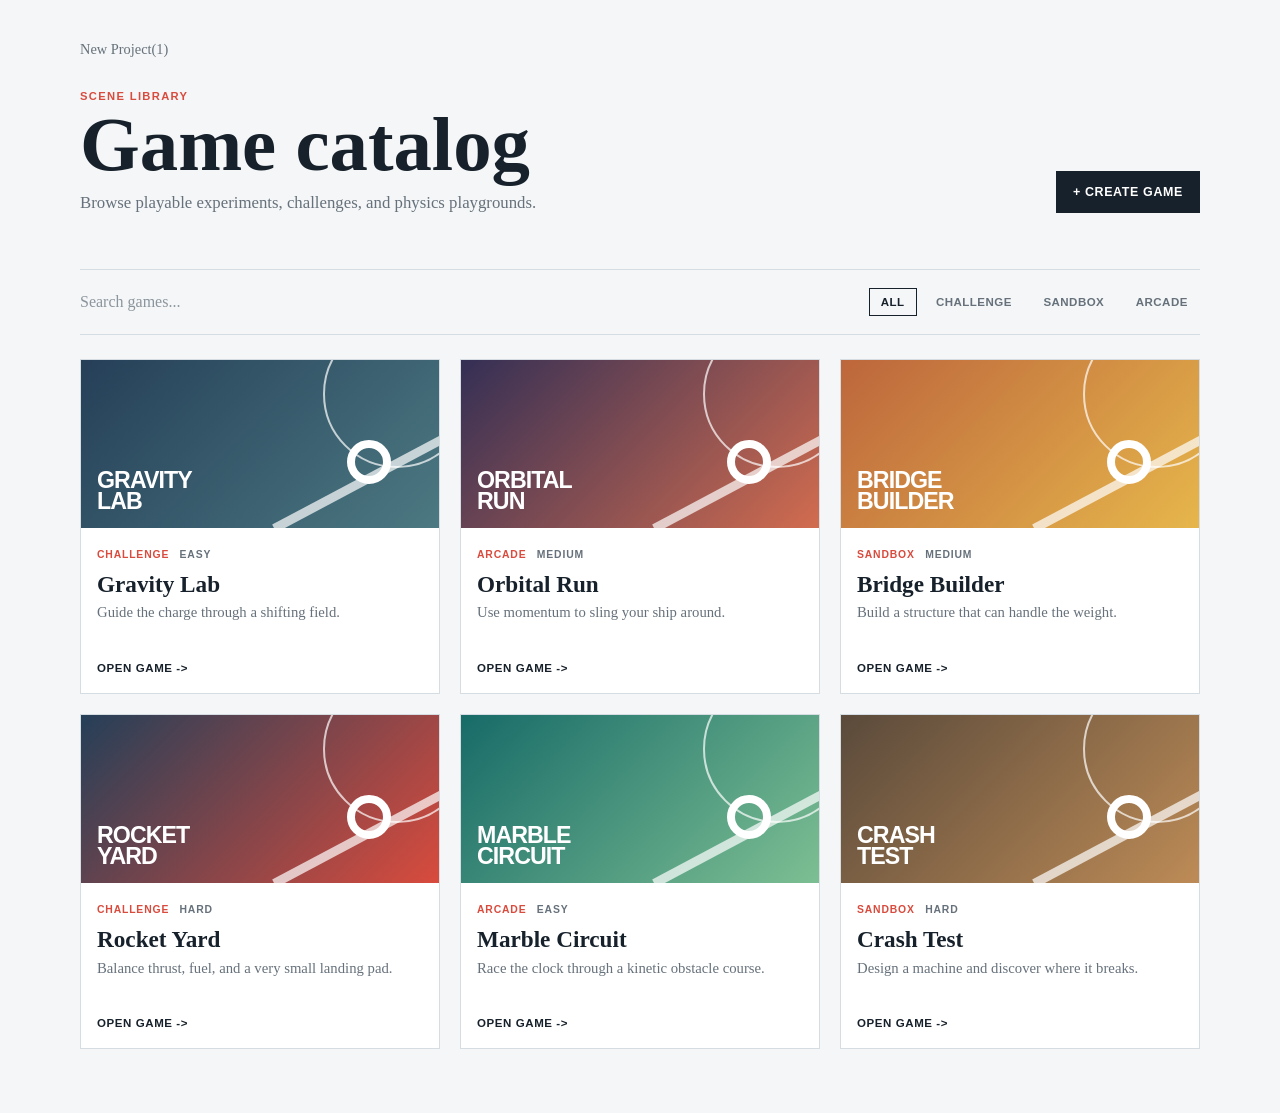
<file: catalog.html>
<!DOCTYPE html>
<html lang="en">
<head>
    <meta charset="UTF-8">
    <meta name="viewport" content="width=device-width, initial-scale=1.0">
    <title>Catalog</title>
    <link rel="stylesheet" href="catalog.css">
</head>
<body>
    <main class="catalog-page">
        <header class="catalog-header">
            <div>
                <a class="back-link" href="index.html">New Project(1)</a>
                <p class="eyebrow">Scene library</p>
                <h1>Game catalog</h1>
                <p class="intro">Browse playable experiments, challenges, and physics playgrounds.</p>
            </div>
            <a class="create-link" href="create.html">+ create game</a>
        </header>

        <section class="catalog-toolbar" aria-label="Catalog controls">
            <label class="search-box">
                <span class="sr-only">Search games</span>
                <input id="game-search" type="search" placeholder="Search games..." autocomplete="off">
            </label>
            <div class="filters" role="group" aria-label="Filter games by category">
                <button class="filter is-active" type="button" data-filter="all">all</button>
                <button class="filter" type="button" data-filter="challenge">challenge</button>
                <button class="filter" type="button" data-filter="sandbox">sandbox</button>
                <button class="filter" type="button" data-filter="arcade">arcade</button>
            </div>
        </section>

        <section class="game-grid" aria-live="polite">
            <article class="game-card" data-category="challenge" data-search="gravity lab challenge physics">
                <div class="game-art art-gravity"><span>gravity<br>lab</span><i></i></div>
                <div class="game-info">
                    <div><span class="game-type">challenge</span><span class="difficulty">easy</span></div>
                    <h2>Gravity Lab</h2>
                    <p>Guide the charge through a shifting field.</p>
                    <a class="play-link" href="index.html?game=gravity-lab">open game <span aria-hidden="true">-&gt;</span></a>
                </div>
            </article>

            <article class="game-card" data-category="arcade" data-search="orbital run arcade space">
                <div class="game-art art-orbit"><span>orbital<br>run</span><i></i></div>
                <div class="game-info">
                    <div><span class="game-type">arcade</span><span class="difficulty">medium</span></div>
                    <h2>Orbital Run</h2>
                    <p>Use momentum to sling your ship around.</p>
                    <a class="play-link" href="index.html?game=orbital-run">open game <span aria-hidden="true">-&gt;</span></a>
                </div>
            </article>

            <article class="game-card" data-category="sandbox" data-search="bridge builder sandbox construction">
                <div class="game-art art-bridge"><span>bridge<br>builder</span><i></i></div>
                <div class="game-info">
                    <div><span class="game-type">sandbox</span><span class="difficulty">medium</span></div>
                    <h2>Bridge Builder</h2>
                    <p>Build a structure that can handle the weight.</p>
                    <a class="play-link" href="index.html?game=bridge-builder">open game <span aria-hidden="true">-&gt;</span></a>
                </div>
            </article>

            <article class="game-card" data-category="challenge" data-search="rocket yard challenge launch">
                <div class="game-art art-rocket"><span>rocket<br>yard</span><i></i></div>
                <div class="game-info">
                    <div><span class="game-type">challenge</span><span class="difficulty">hard</span></div>
                    <h2>Rocket Yard</h2>
                    <p>Balance thrust, fuel, and a very small landing pad.</p>
                    <a class="play-link" href="index.html?game=rocket-yard">open game <span aria-hidden="true">-&gt;</span></a>
                </div>
            </article>

            <article class="game-card" data-category="arcade" data-search="marble circuit arcade race">
                <div class="game-art art-marble"><span>marble<br>circuit</span><i></i></div>
                <div class="game-info">
                    <div><span class="game-type">arcade</span><span class="difficulty">easy</span></div>
                    <h2>Marble Circuit</h2>
                    <p>Race the clock through a kinetic obstacle course.</p>
                    <a class="play-link" href="index.html?game=marble-circuit">open game <span aria-hidden="true">-&gt;</span></a>
                </div>
            </article>

            <article class="game-card" data-category="sandbox" data-search="crash test sandbox vehicles">
                <div class="game-art art-crash"><span>crash<br>test</span><i></i></div>
                <div class="game-info">
                    <div><span class="game-type">sandbox</span><span class="difficulty">hard</span></div>
                    <h2>Crash Test</h2>
                    <p>Design a machine and discover where it breaks.</p>
                    <a class="play-link" href="index.html?game=crash-test">open game <span aria-hidden="true">-&gt;</span></a>
                </div>
            </article>
        </section>
        <p class="empty-state" hidden>No games match that search.</p>
    </main>
    <script src="catalog.js"></script>
</body>
</html>
</file>
<file: catalog.css>
:root {
    --ink: #17212b;
    --muted: #66717b;
    --line: #d5dce2;
    --paper: #f4f6f7;
    --white: #ffffff;
    --red: #d94b3d;
    --yellow: #f0b94a;
}

* {
    box-sizing: border-box;
}

body {
    min-width: 320px;
    margin: 0;
    background: var(--paper);
    color: var(--ink);
    font-family: Georgia, "Times New Roman", serif;
}

.catalog-page {
    width: min(1120px, calc(100% - 3rem));
    margin: 0 auto;
    padding: 2.5rem 0 4rem;
}

.catalog-header,
.catalog-toolbar {
    display: flex;
    align-items: end;
    justify-content: space-between;
    gap: 2rem;
}

.back-link,
.create-link,
.play-link {
    color: inherit;
    text-decoration: none;
}

.back-link {
    display: inline-block;
    margin-bottom: 2rem;
    color: var(--muted);
    font-size: 0.9rem;
}

.back-link:hover,
.play-link:hover {
    color: var(--red);
}

.eyebrow {
    margin: 0 0 0.45rem;
    color: var(--red);
    font-family: Arial, sans-serif;
    font-size: 0.7rem;
    font-weight: 700;
    letter-spacing: 0.12em;
    text-transform: uppercase;
}

h1,
h2,
p {
    margin-top: 0;
}

h1 {
    margin-bottom: 0.65rem;
    font-size: clamp(2.5rem, 6vw, 4.8rem);
    line-height: 0.95;
}

.intro {
    max-width: 34rem;
    margin-bottom: 0;
    color: var(--muted);
    font-size: 1.05rem;
}

.create-link {
    padding: 0.8rem 1rem;
    border: 1px solid var(--ink);
    background: var(--ink);
    color: var(--white);
    font-family: Arial, sans-serif;
    font-size: 0.78rem;
    font-weight: 700;
    letter-spacing: 0.05em;
    text-transform: uppercase;
}

.create-link:hover {
    background: var(--red);
    border-color: var(--red);
}

.catalog-toolbar {
    align-items: center;
    margin: 3.5rem 0 1.5rem;
    padding: 0.75rem 0;
    border-top: 1px solid var(--line);
    border-bottom: 1px solid var(--line);
}

.search-box {
    flex: 0 1 19rem;
}

input {
    width: 100%;
    padding: 0.7rem 0;
    border: 0;
    outline: 0;
    background: transparent;
    color: var(--ink);
    font: inherit;
    font-size: 1rem;
}

input::placeholder {
    color: #8b959d;
}

.filters {
    display: flex;
    flex-wrap: wrap;
    gap: 0.45rem;
}

.filter {
    padding: 0.45rem 0.7rem;
    border: 1px solid transparent;
    background: transparent;
    color: var(--muted);
    font-family: Arial, sans-serif;
    font-size: 0.72rem;
    font-weight: 700;
    letter-spacing: 0.04em;
    text-transform: uppercase;
    cursor: pointer;
}

.filter:hover,
.filter:focus-visible,
.filter.is-active {
    border-color: var(--ink);
    color: var(--ink);
}

.game-grid {
    display: grid;
    grid-template-columns: repeat(3, minmax(0, 1fr));
    gap: 1.25rem;
}

.game-card {
    overflow: hidden;
    border: 1px solid var(--line);
    background: var(--white);
}

.game-art {
    position: relative;
    display: flex;
    min-height: 10.5rem;
    align-items: end;
    overflow: hidden;
    padding: 1rem;
    color: var(--white);
    font-family: Arial, sans-serif;
    font-size: 1.45rem;
    font-weight: 900;
    line-height: 0.9;
    letter-spacing: -0.04em;
    text-transform: uppercase;
}

.game-art::before,
.game-art::after,
.game-art i {
    position: absolute;
    display: block;
    content: "";
}

.game-art::before {
    width: 9rem;
    height: 9rem;
    border: 2px solid rgba(255, 255, 255, 0.7);
    border-radius: 50%;
    right: -2rem;
    top: -2.5rem;
}

.game-art::after {
    width: 12rem;
    height: 0.55rem;
    right: -1rem;
    bottom: 2.5rem;
    background: rgba(255, 255, 255, 0.7);
    transform: rotate(-28deg);
}

.game-art i {
    width: 2.75rem;
    height: 2.75rem;
    right: 3rem;
    bottom: 2.75rem;
    border: 0.55rem solid var(--white);
    border-radius: 50%;
}

.art-gravity { background: linear-gradient(135deg, #253f58, #4c7982); }
.art-orbit { background: linear-gradient(135deg, #342f55, #d26c4f); }
.art-bridge { background: linear-gradient(135deg, #bd663c, #e6b64b); }
.art-rocket { background: linear-gradient(135deg, #253f58, #d94b3d); }
.art-marble { background: linear-gradient(135deg, #176b68, #7dbf93); }
.art-crash { background: linear-gradient(135deg, #5a4a3b, #bd8b56); }

.game-art span {
    position: relative;
    z-index: 1;
}

.game-info {
    padding: 1rem 1rem 1.1rem;
}

.game-type,
.difficulty {
    color: var(--red);
    font-family: Arial, sans-serif;
    font-size: 0.65rem;
    font-weight: 700;
    letter-spacing: 0.08em;
    text-transform: uppercase;
}

.difficulty {
    margin-left: 0.65rem;
    color: var(--muted);
}

h2 {
    margin: 0.55rem 0 0.35rem;
    font-size: 1.45rem;
}

.game-info p {
    min-height: 2.6em;
    margin-bottom: 1rem;
    color: var(--muted);
    font-size: 0.92rem;
    line-height: 1.35;
}

.play-link {
    font-family: Arial, sans-serif;
    font-size: 0.72rem;
    font-weight: 700;
    letter-spacing: 0.05em;
    text-transform: uppercase;
}

.empty-state {
    margin: 3rem 0;
    color: var(--muted);
    text-align: center;
}

.sr-only {
    position: absolute;
    width: 1px;
    height: 1px;
    padding: 0;
    overflow: hidden;
    clip: rect(0, 0, 0, 0);
    white-space: nowrap;
    border: 0;
}

@media (max-width: 760px) {
    .catalog-page {
        width: min(100% - 2rem, 36rem);
        padding-top: 1.5rem;
    }

    .catalog-header,
    .catalog-toolbar {
        align-items: stretch;
        flex-direction: column;
        gap: 1rem;
    }

    .catalog-toolbar {
        margin-top: 2.5rem;
    }

    .search-box {
        flex-basis: auto;
    }

    .create-link {
        align-self: flex-start;
    }

    .game-grid {
        grid-template-columns: repeat(2, minmax(0, 1fr));
    }
}

@media (max-width: 480px) {
    .game-grid {
        grid-template-columns: 1fr;
    }
}
</file>
